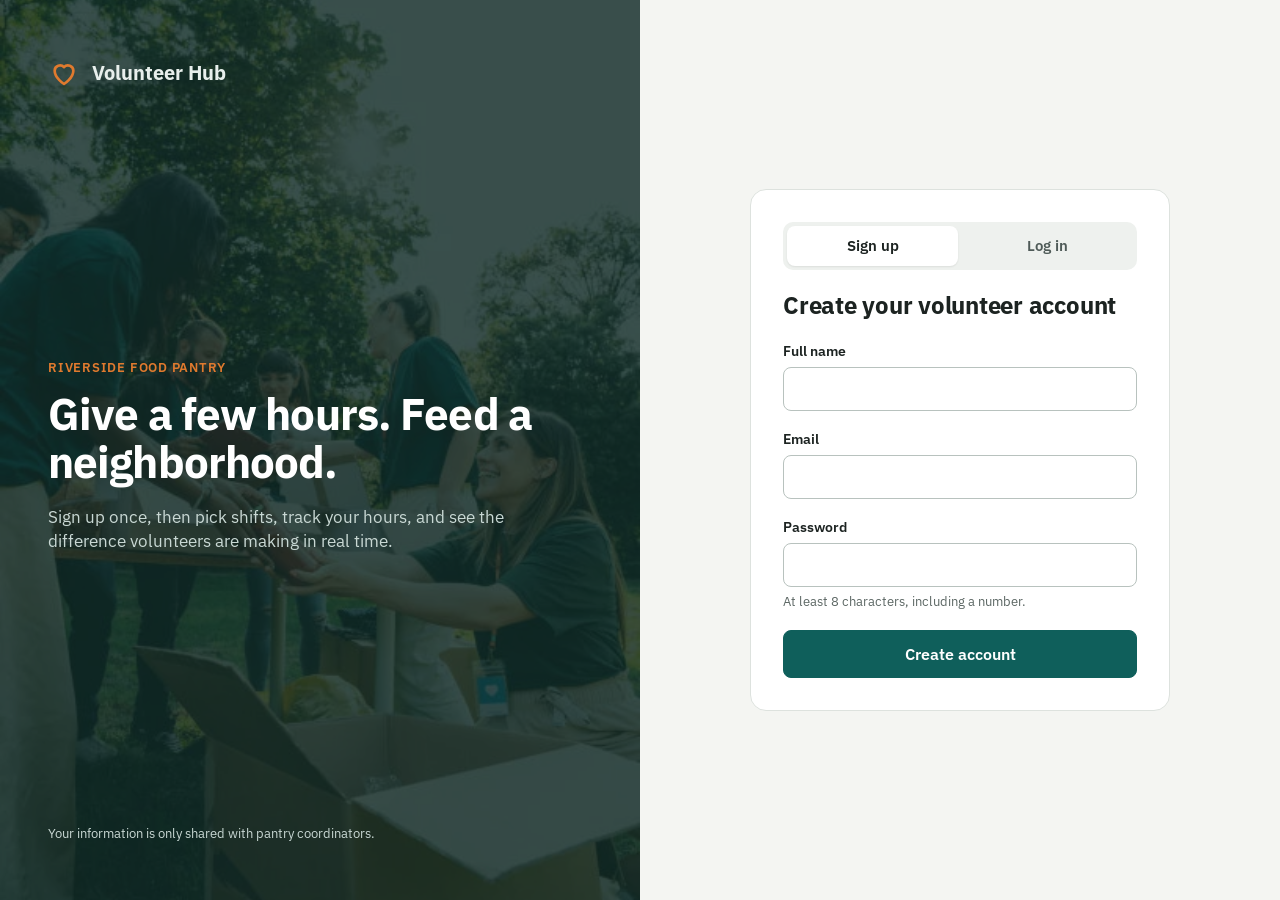
<file: index.html>
<!doctype html>
<html lang="en">
<head>
<meta charset="utf-8">
<meta name="viewport" content="width=device-width, initial-scale=1">
<title>Volunteer Hub · Riverside Food Pantry</title>
<meta name="description" content="Volunteer sign-up, event map, hour logging and reports for the Riverside Food Pantry.">
<link rel="preconnect" href="https://fonts.googleapis.com">
<link rel="preconnect" href="https://fonts.gstatic.com" crossorigin>
<link href="https://fonts.googleapis.com/css2?family=IBM+Plex+Sans:wght@400;500;600;700&family=IBM+Plex+Mono:wght@500;600&display=swap" rel="stylesheet">
<style>
:root {
  --ink: #1C2321;
  --muted: #4F5B58;
  --muted-2: #5B6663;
  --bg: #F4F5F2;
  --card: #FFFFFF;
  --line: #DDE2DE;
  --line-soft: #EEF1EE;
  --field: #B8C2BE;
  --brand: #0F5F5B;
  --brand-dark: #0A4441;
  --brand-tint: #E6F2EF;
  --night: #13302E;
  --night-2: #24413E;
  --night-line: #2A4A47;
  --night-text: #C9D8D4;
  --accent: #E07A2E;
  --accent-dark: #A3470F;
  --error: #B42318;
  --water: #C4DDE6;
  --mono: 'IBM Plex Mono', ui-monospace, monospace;
  --base: 15px;
}
* { box-sizing: border-box; }
html, body { margin: 0; }
body {
  font-family: 'IBM Plex Sans', system-ui, sans-serif;
  font-size: var(--base);
  color: var(--ink);
  background: var(--bg);
  line-height: 1.45;
}
button, input, select { font-family: inherit; font-size: inherit; }
button { cursor: pointer; }
a { color: var(--brand); }
:focus-visible { outline: 3px solid var(--accent); outline-offset: 2px; }
.sr-only { position: absolute; width: 1px; height: 1px; padding: 0; margin: -1px; overflow: hidden; clip: rect(0 0 0 0); white-space: nowrap; border: 0; }
[hidden] { display: none !important; }
h1, h2, h3 { margin: 0; letter-spacing: -0.01em; }
p { margin: 0; }
.mono { font-family: var(--mono); }

/* ---------- Buttons & fields ---------- */
.btn {
  min-height: 44px; padding: 0 18px; border-radius: 8px; font-weight: 600;
  border: 1px solid var(--brand); background: var(--brand); color: #fff;
}
.btn:hover { background: var(--brand-dark); }
.btn-secondary { background: #fff; color: var(--brand); border-color: var(--field); }
.btn-secondary:hover { background: var(--brand-tint); }
.btn-joined { background: var(--brand-tint); color: var(--brand-dark); }
.btn-joined:hover { background: #d5eae4; }
.field { display: flex; flex-direction: column; gap: 6px; }
.field label { font-weight: 600; font-size: 14px; }
.field input, .field select, .search {
  min-height: 44px; padding: 0 12px; border: 1px solid var(--field); border-radius: 8px; background: #fff; width: 100%;
}
.field input[aria-invalid="true"] { border: 2px solid var(--error); }
.hint { color: var(--muted-2); font-size: 13px; }
.error { color: var(--error); font-size: 13px; }
.pill {
  min-height: 40px; padding: 0 14px; border-radius: 999px; font-size: 14px; font-weight: 600;
  border: 1px solid var(--field); background: #fff; color: var(--ink);
}
.pill[aria-pressed="true"] { background: var(--brand); border-color: var(--brand); color: #fff; }
.badge { display: inline-block; font-size: 12px; font-weight: 600; padding: 4px 10px; border-radius: 999px; }
.badge-ok { background: var(--brand-tint); color: var(--brand-dark); }
.badge-warn { background: #FFF1E3; color: #8A3A0C; }
.card { background: var(--card); border: 1px solid var(--line); border-radius: 12px; }

/* ---------- Auth screen ---------- */
.auth { display: flex; flex-wrap: wrap; min-height: 100vh; }
.auth-hero {
  flex: 1 1 420px; position: relative; overflow: hidden; color: #E8EFEC; background: var(--night);
  padding: 56px 48px; display: flex; flex-direction: column; justify-content: space-between; gap: 40px;
}
.photo-bg { position: absolute; inset: 0; width: 100%; height: 100%; object-fit: cover; object-position: 50% 40%; }
.photo-tint { position: absolute; inset: 0; background: rgba(15, 42, 38, 0.82); }
.above { position: relative; }
.brand { display: flex; align-items: center; gap: 12px; font-weight: 700; font-size: 20px; }
.eyebrow { color: var(--accent); font-weight: 600; letter-spacing: 0.06em; text-transform: uppercase; font-size: 13px; margin-bottom: 12px; }
.auth-hero h1 { font-size: clamp(32px, 4vw, 44px); line-height: 1.1; color: #fff; letter-spacing: -0.02em; }
.auth-hero .lede { margin-top: 18px; color: var(--night-text); font-size: 17px; max-width: 460px; }
.auth-panel { flex: 1 1 420px; display: flex; align-items: center; justify-content: center; padding: 48px 24px; }
.auth-form {
  width: 100%; max-width: 420px; background: #fff; border: 1px solid var(--line); border-radius: 16px;
  padding: 32px; display: flex; flex-direction: column; gap: 18px;
}
.tabs { display: grid; grid-template-columns: 1fr 1fr; gap: 4px; background: var(--line-soft); padding: 4px; border-radius: 10px; }
.tabs button { min-height: 40px; border: 0; border-radius: 8px; font-weight: 600; background: transparent; color: var(--muted); }
.tabs button[aria-selected="true"] { background: #fff; color: var(--ink); box-shadow: 0 1px 2px rgba(0,0,0,.08); }

/* ---------- App shell ---------- */
.app { display: flex; flex-wrap: wrap; min-height: 100vh; }
.sidebar {
  flex: 1 1 220px; max-width: 260px; min-width: 200px; background: var(--night); color: #E8EFEC;
  padding: 24px 16px; display: flex; flex-direction: column; gap: 6px;
}
.sidebar .brand { font-size: 18px; padding: 0 8px 20px; }
.sidebar .brand small { display: block; font-size: 12px; font-weight: 400; color: #A9C2BD; }
.nav-btn {
  text-align: left; border: 0; border-radius: 8px; padding: 0 12px; min-height: 44px; font-weight: 500;
  background: transparent; color: var(--night-text);
}
.nav-btn:hover { background: #1B3D3A; }
.nav-btn[aria-current="page"] { background: var(--night-2); color: #fff; box-shadow: inset 3px 0 0 var(--accent); }
.sidebar-foot { margin-top: auto; padding: 12px 8px 0; border-top: 1px solid var(--night-line); display: flex; flex-direction: column; gap: 8px; font-size: 13px; color: #A9C2BD; }
.sidebar-foot strong { color: #fff; }
.logout { align-self: flex-start; background: transparent; color: #E8EFEC; border: 1px solid var(--night-line); border-radius: 8px; padding: 0 12px; min-height: 40px; }
main { flex: 999 1 560px; min-width: 0; padding: 36px 40px 48px; }
.view { display: flex; flex-direction: column; gap: 24px; }
.page-head { display: flex; flex-wrap: wrap; justify-content: space-between; align-items: flex-end; gap: 12px; }
.page-head h1 { font-size: 28px; letter-spacing: -0.02em; }
.page-head p { margin-top: 4px; color: var(--muted); }

/* ---------- Home ---------- */
.home { max-width: 1040px; width: 100%; margin: 0 auto; gap: 32px; }
.welcome { text-align: center; color: #3E4A47; font-size: 18px; }
.live {
  position: relative; overflow: hidden; border-radius: 20px; background: var(--night); color: #E8EFEC;
  padding: 52px 32px 32px; text-align: center;
}
.live .photo-tint { background: rgba(15, 42, 38, 0.86); }
.live-head { display: flex; align-items: center; justify-content: center; gap: 10px; }
.live-head h2 { font-size: 14px; font-weight: 600; letter-spacing: 0.08em; text-transform: uppercase; color: #F2B98A; }
.dot { width: 10px; height: 10px; border-radius: 50%; background: var(--accent); animation: livepulse 1.8s infinite; }
.live-total { font-family: var(--mono); font-weight: 600; font-size: clamp(64px, 11vw, 128px); line-height: 1; color: #fff; letter-spacing: -0.03em; margin: 12px 0; }
.live-total span { display: inline-block; }
.live-total .bump { animation: bump 0.4s ease-out; }
.live-sub { color: var(--night-text); }
.past-grid { position: relative; margin-top: 32px; display: grid; grid-template-columns: repeat(auto-fit, minmax(190px, 1fr)); gap: 12px; text-align: left; }
.past-tile { background: rgba(255,255,255,.07); border-radius: 10px; padding: 12px 14px; display: flex; flex-direction: column; gap: 6px; }
.past-tile .name { font-size: 13px; color: var(--night-text); }
.past-tile .count { font-family: var(--mono); font-size: 20px; color: #fff; }
.bar-track { height: 5px; background: var(--night-2); border-radius: 3px; overflow: hidden; }
.bar-fill { height: 100%; background: var(--accent); border-radius: 3px; transition: width .4s; }
.section-title { font-size: 22px; }
.events-grid { display: grid; grid-template-columns: repeat(auto-fit, minmax(230px, 1fr)); gap: 16px; }
.event {
  background: #fff; border: 1px solid var(--line); border-radius: 14px; padding: 18px;
  display: flex; flex-direction: column; gap: 10px; transition: box-shadow .2s;
}
.event.selected { box-shadow: 0 0 0 2px var(--brand); }
.event-top { display: flex; align-items: center; gap: 10px; }
.num { width: 26px; height: 26px; border-radius: 50%; background: var(--night); color: #fff; font-size: 13px; font-weight: 700; display: inline-flex; align-items: center; justify-content: center; flex: none; }
.event-date { font-size: 13px; font-weight: 600; color: var(--accent-dark); }
.event h3 { font-size: 18px; }
.event-meta { display: flex; flex-direction: column; gap: 2px; font-size: 14px; color: var(--muted); }
.event-meta .where { font-weight: 600; color: var(--ink); }
.event-actions { margin-top: auto; display: flex; flex-wrap: wrap; gap: 8px; }
.event-actions .btn { flex: 1 1 100px; font-size: 14px; padding: 0 10px; }
.map-card { padding: 20px; border-radius: 16px; display: flex; flex-direction: column; gap: 14px; }
.map { position: relative; width: 100%; aspect-ratio: 800 / 520; border-radius: 12px; overflow: hidden; background: #EEF3EF; }
.map svg { position: absolute; inset: 0; width: 100%; height: 100%; font-family: 'IBM Plex Sans', sans-serif; }
.pin {
  position: absolute; transform: translate(-50%, -50%); border-radius: 50%; font-weight: 700;
  display: flex; align-items: center; justify-content: center; border: 3px solid #fff;
  box-shadow: 0 2px 6px rgba(0,0,0,.3); transition: all .2s;
  width: 36px; height: 36px; font-size: 15px; background: var(--night); color: #fff; z-index: 1;
}
.pin[aria-pressed="true"] { width: 46px; height: 46px; font-size: 18px; background: var(--accent); z-index: 2; }
.map-detail { display: flex; flex-wrap: wrap; align-items: center; gap: 12px; background: #F2F7F4; border-radius: 10px; padding: 12px 14px; }
.map-detail .num { width: 30px; height: 30px; background: var(--accent); }
.map-detail .grow { flex: 1 1 260px; min-width: 0; }
.map-detail .sub { font-size: 14px; color: var(--muted); }

/* ---------- Tables, forms, reports, help ---------- */
.toolbar { display: flex; flex-wrap: wrap; gap: 8px; align-items: center; }
.toolbar .search { flex: 1 1 220px; width: auto; }
.table-wrap { overflow-x: auto; }
table { width: 100%; border-collapse: collapse; min-width: 640px; font-size: 14px; }
th { text-align: left; color: var(--muted); font-size: 12px; text-transform: uppercase; letter-spacing: 0.04em; padding: 12px 16px; border-bottom: 1px solid var(--line); }
td { padding: 12px 16px; border-bottom: 1px solid var(--line-soft); }
td.name { font-weight: 600; }
td.dim { color: var(--muted); }
.num-col { text-align: right; font-family: var(--mono); }
.empty { padding: 24px; color: var(--muted); }
.log-form { max-width: 560px; padding: 24px; display: flex; flex-direction: column; gap: 16px; }
.two-col { display: grid; grid-template-columns: repeat(2, minmax(0, 1fr)); gap: 12px; }
.notice { padding: 10px 12px; border-radius: 8px; font-size: 14px; background: #FFF4E5; color: #7A3E0A; }
.subs { display: flex; flex-direction: column; gap: 8px; border-top: 1px solid var(--line-soft); padding-top: 14px; }
.sub-row { display: flex; flex-wrap: wrap; justify-content: space-between; align-items: center; gap: 8px; font-size: 14px; }
.filters { display: flex; flex-wrap: wrap; gap: 20px; padding: 16px; }
.filter-group { display: flex; flex-direction: column; gap: 6px; }
.filter-group > span { font-size: 13px; font-weight: 600; }
.chart { padding: 20px; }
.chart h2 { font-size: 17px; margin-bottom: 16px; }
.chart-row { display: grid; grid-template-columns: minmax(120px, 180px) minmax(0, 1fr) 64px; gap: 12px; align-items: center; margin-bottom: 12px; }
.chart-track { height: 22px; background: var(--line-soft); border-radius: 4px; overflow: hidden; }
.chart-fill { height: 100%; background: var(--brand); border-radius: 4px; transition: width .3s; }
.insight { margin-top: 18px; padding: 12px; background: #F7F8F6; border-radius: 8px; font-size: 14px; color: var(--muted); }
.insight strong { color: var(--ink); }
.faq-list { display: flex; flex-direction: column; gap: 10px; max-width: 760px; }
.faq button { width: 100%; text-align: left; background: transparent; border: 0; padding: 14px 16px; font-weight: 600; min-height: 44px; }
.faq p { padding: 0 16px 14px; color: var(--muted); font-size: 14px; }

@keyframes livepulse { 0% { box-shadow: 0 0 0 0 rgba(224,122,46,.55); } 70% { box-shadow: 0 0 0 10px rgba(224,122,46,0); } 100% { box-shadow: 0 0 0 0 rgba(224,122,46,0); } }
@keyframes bump { 0% { transform: translateY(6px); opacity: .3; } 100% { transform: none; opacity: 1; } }
@media (prefers-reduced-motion: reduce) { *, *::before, *::after { animation: none !important; transition: none !important; } }
@media (max-width: 720px) {
  .sidebar { max-width: none; flex-basis: 100%; }
  main { padding: 24px 16px 40px; }
  .auth-hero { padding: 40px 24px; }
  .auth-form { padding: 24px; }
  .two-col { grid-template-columns: 1fr; }
}
</style>
</head>
<body>

<!-- ================= SIGN UP / LOG IN ================= -->
<div id="auth" class="auth">
  <section class="auth-hero">
    <img class="photo-bg" src="[data-uri]" alt="" aria-hidden="true">
    <div class="photo-tint" aria-hidden="true"></div>
    <div class="above brand">
      <svg width="32" height="32" viewBox="0 0 24 24" fill="none" stroke="#E07A2E" stroke-width="2" stroke-linecap="round" stroke-linejoin="round" aria-hidden="true"><path d="M12 21s-7-4.5-7-10a4 4 0 0 1 7-2.6A4 4 0 0 1 19 11c0 5.5-7 10-7 10z"/></svg>
      Volunteer Hub
    </div>
    <div class="above">
      <p class="eyebrow">Riverside Food Pantry</p>
      <h1>Give a few hours. Feed a neighborhood.</h1>
      <p class="lede">Sign up once, then pick shifts, track your hours, and see the difference volunteers are making in real time.</p>
    </div>
    <p class="above hint" style="color: var(--night-text)">Your information is only shared with pantry coordinators.</p>
  </section>

  <section class="auth-panel">
    <form id="auth-form" class="auth-form" novalidate aria-labelledby="auth-title">
      <div class="tabs" role="tablist" aria-label="Account">
        <button type="button" role="tab" id="tab-signup" aria-selected="true">Sign up</button>
        <button type="button" role="tab" id="tab-login" aria-selected="false">Log in</button>
      </div>
      <h2 id="auth-title" style="font-size: 24px">Create your volunteer account</h2>

      <div class="field" id="name-field">
        <label for="a-name">Full name</label>
        <input id="a-name" autocomplete="name">
        <p class="error" id="err-name" role="alert" hidden></p>
      </div>
      <div class="field">
        <label for="a-email">Email</label>
        <input id="a-email" type="email" autocomplete="email">
        <p class="error" id="err-email" role="alert" hidden></p>
      </div>
      <div class="field">
        <label for="a-pass">Password</label>
        <input id="a-pass" type="password" autocomplete="new-password" aria-describedby="pass-hint">
        <p class="hint" id="pass-hint">At least 8 characters, including a number.</p>
        <p class="error" id="err-pass" role="alert" hidden></p>
      </div>
      <button type="submit" class="btn" id="auth-submit" style="min-height: 48px; font-size: 16px">Create account</button>
      <p class="hint" id="login-hint" style="text-align: center" hidden>Demo: any valid email and password works.</p>
    </form>
  </section>
</div>

<!-- ================= SIGNED-IN APP ================= -->
<div id="app" class="app" hidden>
  <nav class="sidebar" aria-label="Main">
    <div class="brand">
      <svg width="28" height="28" viewBox="0 0 24 24" fill="none" stroke="#E07A2E" stroke-width="2" stroke-linecap="round" stroke-linejoin="round" aria-hidden="true"><path d="M12 21s-7-4.5-7-10a4 4 0 0 1 7-2.6A4 4 0 0 1 19 11c0 5.5-7 10-7 10z"/></svg>
      <div>Volunteer Hub<small>Riverside Food Pantry</small></div>
    </div>
    <button class="nav-btn" data-tab="home">Home</button>
    <button class="nav-btn" data-tab="volunteers">Volunteers</button>
    <button class="nav-btn" data-tab="log">Log hours</button>
    <button class="nav-btn" data-tab="reports">Reports</button>
    <button class="nav-btn" data-tab="help">Help &amp; Q&amp;A</button>
    <div class="sidebar-foot">
      <span>Signed in as <strong id="user-name"></strong></span>
      <button class="logout" id="logout">Log out</button>
    </div>
  </nav>

  <main>
    <!-- HOME -->
    <section class="view home" data-view="home">
      <p class="welcome">Welcome, <strong id="first-name"></strong>, to the Riverside Food Pantry</p>

      <section class="live" aria-labelledby="live-h">
        <img class="photo-bg" src="[data-uri]" alt="" aria-hidden="true">
        <div class="photo-tint" aria-hidden="true"></div>
        <div class="above">
          <div class="live-head">
            <span class="dot" aria-hidden="true"></span>
            <h2 id="live-h">Live · Volunteers across all past events</h2>
          </div>
          <div class="live-total" aria-live="polite" aria-atomic="true"><span id="live-total">0</span></div>
          <p class="live-sub">+<span id="gained">0</span> since you opened this page · updates automatically</p>
        </div>
        <div class="past-grid" id="past-grid"></div>
      </section>

      <section aria-labelledby="up-h" style="display: flex; flex-direction: column; gap: 14px">
        <h2 id="up-h" class="section-title">Upcoming events</h2>
        <div class="events-grid" id="events"></div>
      </section>

      <section id="event-map" class="card map-card" aria-labelledby="map-h">
        <div class="page-head" style="align-items: baseline">
          <h2 id="map-h" class="section-title">Event map · Jacksonville, FL</h2>
          <p class="hint">Tap a numbered pin to see the event.</p>
        </div>
        <div class="map">
          <svg viewBox="0 0 800 520" role="img" aria-label="Simplified map of Jacksonville showing the St. Johns River, major highways, and the event locations">
            <ellipse cx="600" cy="38" rx="110" ry="34" fill="#D6E8DC"/>
            <ellipse cx="722" cy="140" rx="11" ry="26" fill="#D6E8DC"/>
            <ellipse cx="216" cy="240" rx="16" ry="11" fill="#C8E0D0"/>
            <ellipse cx="90" cy="420" rx="70" ry="40" fill="#E2EDE5"/>
            <path d="M728 0 L734 100 L742 180 L752 280 L764 380 L778 520 L800 520 L800 0 Z" fill="#C4DDE6"/>
            <path d="M214 520 C216 470 222 440 228 410 C236 370 244 340 238 300" fill="none" stroke="#C4DDE6" stroke-width="30" stroke-linecap="round"/>
            <path d="M214 520 C216 470 222 440 228 410 C236 370 244 340 238 300 C234 270 236 248 250 234 C270 214 310 222 340 205 C372 186 400 120 450 100 C500 82 560 96 620 96 C670 96 700 98 740 96" fill="none" stroke="#C4DDE6" stroke-width="15" stroke-linecap="round"/>
            <path d="M120 300 C110 180 200 80 330 60 C460 40 560 80 590 140 C620 220 600 330 520 400 C440 470 300 480 220 440 C150 400 125 360 120 300 Z" fill="none" stroke="#F2D3B3" stroke-width="5"/>
            <path d="M254 0 L256 120 L258 210 L300 330 L360 430 L420 520" fill="none" stroke="#FFFFFF" stroke-width="6"/>
            <path d="M0 255 L120 245 L256 214" fill="none" stroke="#FFFFFF" stroke-width="6"/>
            <path d="M330 268 L750 282" fill="none" stroke="#FFFFFF" stroke-width="4"/>
            <text x="520" y="80" font-size="13" font-style="italic" fill="#4C7A8C">St. Johns River</text>
            <text x="196" y="380" font-size="12" font-style="italic" fill="#4C7A8C" transform="rotate(-80 196 380)">St. Johns River</text>
            <text x="788" y="240" font-size="13" font-style="italic" fill="#4C7A8C" transform="rotate(84 788 240)">Atlantic Ocean</text>
            <text x="286" y="192" font-size="12" font-weight="600" letter-spacing="1.5" fill="#5B6663">DOWNTOWN</text>
            <text x="128" y="262" font-size="12" font-weight="600" letter-spacing="1.5" fill="#5B6663">RIVERSIDE</text>
            <text x="420" y="214" font-size="12" font-weight="600" letter-spacing="1.5" fill="#5B6663">ARLINGTON</text>
            <text x="290" y="500" font-size="12" font-weight="600" letter-spacing="1.5" fill="#5B6663">MANDARIN</text>
            <text x="726" y="318" font-size="12" font-weight="600" letter-spacing="1.5" fill="#5B6663" text-anchor="end">JAX BEACH</text>
            <text x="262" y="36" font-size="11" font-weight="700" fill="#8A9591">I-95</text>
            <text x="30" y="242" font-size="11" font-weight="700" fill="#8A9591">I-10</text>
            <text x="560" y="300" font-size="11" font-weight="700" fill="#C08A5A">I-295</text>
            <text x="560" y="268" font-size="11" font-weight="600" fill="#8A9591">Beach Blvd</text>
          </svg>
          <div id="pins"></div>
        </div>
        <div class="map-detail" id="map-detail" aria-live="polite"></div>
        <p class="hint" style="font-size: 12px">Simplified illustration, not to scale.</p>
      </section>
    </section>

    <!-- VOLUNTEERS -->
    <section class="view" data-view="volunteers" hidden>
      <div class="page-head">
        <div>
          <h1>Volunteers</h1>
          <p><span id="vol-count">0</span> shown · filter by skill or search by name</p>
        </div>
      </div>
      <div class="toolbar">
        <label for="vsearch" class="sr-only">Search volunteers</label>
        <input id="vsearch" class="search" type="search" placeholder="Search by name…">
        <div id="skill-chips" class="toolbar"></div>
      </div>
      <div class="card table-wrap">
        <table>
          <thead>
            <tr>
              <th scope="col">Name</th>
              <th scope="col">Skills</th>
              <th scope="col">Availability</th>
              <th scope="col" style="text-align: right">Hours (YTD)</th>
              <th scope="col">Status</th>
            </tr>
          </thead>
          <tbody id="vol-rows"></tbody>
        </table>
        <p class="empty" id="vol-empty" hidden>No volunteers match. Try clearing the skill filter.</p>
      </div>
    </section>

    <!-- LOG HOURS -->
    <section class="view" data-view="log" hidden>
      <form id="log-form" class="card log-form" novalidate aria-labelledby="log-h">
        <div>
          <h1 id="log-h" style="font-size: 26px; letter-spacing: -0.02em">Log service hours</h1>
          <p class="hint" style="margin-top: 4px; font-size: 14px">Checked for format and meaning before it's sent for review.</p>
        </div>
        <div class="field">
          <label for="f-opp">Event</label>
          <select id="f-opp"></select>
          <p class="error" id="err-opp" role="alert" hidden></p>
        </div>
        <div class="two-col">
          <div class="field">
            <label for="f-date">Date (MM/DD/YYYY)</label>
            <input id="f-date" inputmode="numeric" placeholder="10/11/2026">
            <p class="error" id="err-date" role="alert" hidden></p>
          </div>
          <div class="field">
            <label for="f-hrs">Hours</label>
            <input id="f-hrs" inputmode="decimal" placeholder="2.5">
            <p class="error" id="err-hours" role="alert" hidden></p>
          </div>
        </div>
        <button type="submit" class="btn">Submit for approval</button>
        <p class="hint">A coordinator checks every entry against the event's sign-in sheet before hours count toward your total.</p>
        <p class="notice" id="log-notice" role="status" hidden></p>
        <div class="subs" id="subs" hidden>
          <h2 style="font-size: 15px">Your submissions</h2>
          <div id="sub-rows" style="display: flex; flex-direction: column; gap: 8px"></div>
        </div>
      </form>
    </section>

    <!-- REPORTS -->
    <section class="view" data-view="reports" hidden>
      <div class="page-head">
        <div>
          <h1>Reports</h1>
          <p>Build a report, then export it.</p>
        </div>
        <div class="toolbar">
          <button class="btn btn-secondary" id="export-csv">Export CSV</button>
          <button class="btn btn-secondary" id="print-report">Print PDF</button>
        </div>
      </div>
      <div class="card filters">
        <div class="filter-group"><span>Group by</span><div class="toolbar" id="group-chips"></div></div>
        <div class="filter-group"><span>Metric</span><div class="toolbar" id="metric-chips"></div></div>
      </div>
      <section class="card chart" aria-labelledby="chart-title">
        <h2 id="chart-title"></h2>
        <div id="chart"></div>
        <p class="insight"><strong>Insight:</strong> <span id="insight"></span></p>
      </section>
    </section>

    <!-- HELP -->
    <section class="view" data-view="help" hidden>
      <div class="page-head">
        <div>
          <h1>Help &amp; Q&amp;A</h1>
          <p>Ask a question in plain words, or pick a common one.</p>
        </div>
      </div>
      <label for="ask" class="sr-only">Ask a question</label>
      <input id="ask" class="search" placeholder="e.g. how do I export hours?" style="max-width: 760px">
      <div class="faq-list" id="faqs"></div>
    </section>
  </main>
</div>

<script>
(() => {
  'use strict';

  /* ---------------- Sample data ---------------- */
  const PAST_EVENTS = [
    { name: 'Holiday Coat Drive', count: 412 },
    { name: 'Summer Lunch Program', count: 538 },
    { name: 'Spring Food Sort', count: 296 },
    { name: 'Back-to-School Packs', count: 221 }
  ];

  // x/y are positions on the 800x520 map drawing.
  const EVENTS = [
    { name: 'Saturday Food Sort', date: 'Sat, Oct 17', time: '9:00 AM – 12:00 PM', where: 'Memorial Park', addr: '1620 Riverside Ave, Riverside', spots: 5, x: 216, y: 240 },
    { name: 'Senior Grocery Delivery', date: 'Sun, Oct 18', time: '1:00 – 4:00 PM', where: 'Mandarin Senior Center', addr: '3848 Hartley Rd, Mandarin', spots: 1, x: 314, y: 462 },
    { name: 'Youth Tutoring', date: 'Tue, Oct 20', time: '4:00 – 6:00 PM', where: 'Main Library, Downtown', addr: '303 N Laura St, Downtown', spots: 4, x: 258, y: 210 },
    { name: 'Beach Food Drive', date: 'Sat, Oct 24', time: '8:00 – 11:00 AM', where: 'Jacksonville Beach Pier', addr: '503 1st St N, Jacksonville Beach', spots: 8, x: 744, y: 280 }
  ];

  const VOLUNTEERS = [
    { name: 'Maya Okafor', skills: ['Driving', 'Spanish'], avail: 'Weekends', hours: 64, status: 'Active' },
    { name: 'Daniel Reyes', skills: ['Lifting', 'Driving'], avail: 'Sat AM', hours: 41, status: 'Active' },
    { name: 'Priya Shah', skills: ['Tutoring', 'Spanish'], avail: 'Weekdays PM', hours: 38, status: 'Active' },
    { name: 'Tom Becker', skills: ['Lifting'], avail: 'Flexible', hours: 22, status: 'Onboarding' },
    { name: 'Aisha Grant', skills: ['Tutoring'], avail: 'Tue/Thu', hours: 17, status: 'Active' }
  ];
  const SKILLS = ['All', 'Driving', 'Lifting', 'Tutoring', 'Spanish'];

  // [label, hours, distinct volunteers]
  const REPORT = {
    Event: [['Saturday Food Sort', 142, 18], ['Senior Grocery Delivery', 96, 9], ['Youth Tutoring', 71, 6], ['Holiday Coat Drive', 33, 11]],
    Month: [['July', 88, 21], ['August', 104, 24], ['September', 117, 27], ['October (so far)', 33, 15]],
    Skill: [['Lifting', 121, 12], ['Driving', 109, 10], ['Tutoring', 71, 6], ['Spanish', 41, 8]]
  };

  const FAQ = [
    ['How do I sign up for an event?', 'On Home, press Sign up on any upcoming event card. Press it again to cancel.'],
    ['How do I log my hours?', 'Open Log hours, pick an event you joined, enter the date and hours, then press Submit for approval.'],
    ['What is the live counter on Home?', 'It totals every volunteer who has served at past pantry events, and it updates as new check-ins come in.'],
    ['How do I export hours for a grant report?', 'Open Reports, choose Group by and Metric, then Export CSV or Print PDF.'],
    ['Why are my hours "Pending approval"?', 'A coordinator confirms each entry against the event sign-in sheet so totals stay accurate.']
  ];

  const TICK_MS = 3000;

  /* ---------------- Saved state (browser only) ---------------- */
  const store = {
    get(key, fallback) {
      try { const v = localStorage.getItem('vh_' + key); return v ? JSON.parse(v) : fallback; } catch (e) { return fallback; }
    },
    set(key, value) {
      try { localStorage.setItem('vh_' + key, JSON.stringify(value)); } catch (e) { /* storage unavailable */ }
    },
    remove(key) {
      try { localStorage.removeItem('vh_' + key); } catch (e) { /* storage unavailable */ }
    }
  };

  const state = {
    mode: 'signup',
    user: store.get('user', null),
    tab: 'home',
    joined: store.get('joined', {}),
    subs: store.get('subs', []),
    selected: EVENTS[0].name,
    live: PAST_EVENTS.reduce((t, e) => t + e.count, 0),
    gained: 0,
    bumps: PAST_EVENTS.map(() => 0),
    skill: 'All',
    group: 'Event',
    metric: 'Hours',
    openFaq: 0
  };

  /* ---------------- Helpers ---------------- */
  const $ = (sel) => document.querySelector(sel);
  const $$ = (sel) => Array.from(document.querySelectorAll(sel));
  const esc = (s) => String(s).replace(/[&<>"']/g, (c) => ({ '&': '&amp;', '<': '&lt;', '>': '&gt;', '"': '&quot;', "'": '&#39;' }[c]));

  function showError(id, message) {
    const el = document.getElementById('err-' + id);
    const input = { name: '#a-name', email: '#a-email', pass: '#a-pass', date: '#f-date', hours: '#f-hrs', opp: '#f-opp' }[id];
    el.textContent = message || '';
    el.hidden = !message;
    if (input) $(input).setAttribute('aria-invalid', message ? 'true' : 'false');
  }

  /* ---------------- Auth ---------------- */
  function setMode(mode) {
    state.mode = mode;
    const signup = mode === 'signup';
    $('#tab-signup').setAttribute('aria-selected', String(signup));
    $('#tab-login').setAttribute('aria-selected', String(!signup));
    $('#name-field').hidden = !signup;
    $('#auth-title').textContent = signup ? 'Create your volunteer account' : 'Welcome back';
    $('#auth-submit').textContent = signup ? 'Create account' : 'Log in';
    $('#login-hint').hidden = signup;
    $('#a-pass').setAttribute('autocomplete', signup ? 'new-password' : 'current-password');
    ['name', 'email', 'pass'].forEach((k) => showError(k, ''));
  }

  function validateAuth(name, email, pass, mode) {
    const err = {};
    if (mode === 'signup') {
      if (!name) err.name = 'Enter your name so we know who’s helping.';
      else if (!/^[A-Za-zÀ-ɏ' .-]{2,60}$/.test(name)) err.name = 'Use letters only (2–60 characters).';
    }
    if (!/^[^\s@]+@[^\s@]+\.[^\s@]{2,}$/.test(email)) err.email = 'Enter an email like name@example.com.';
    if (mode === 'signup') {
      if (pass.length < 8) err.pass = 'Password needs at least 8 characters.';
      else if (!/\d/.test(pass)) err.pass = 'Add at least one number to your password.';
    } else if (!pass) {
      err.pass = 'Enter your password.';
    }
    return err;
  }

  function handleAuth(e) {
    e.preventDefault();
    const name = $('#a-name').value.trim();
    const email = $('#a-email').value.trim();
    const pass = $('#a-pass').value;
    const err = validateAuth(name, email, pass, state.mode);
    ['name', 'email', 'pass'].forEach((k) => showError(k, err[k]));
    const firstBad = ['name', 'email', 'pass'].find((k) => err[k]);
    if (firstBad) { $({ name: '#a-name', email: '#a-email', pass: '#a-pass' }[firstBad]).focus(); return; }

    const displayName = state.mode === 'signup'
      ? name
      : email.split('@')[0].replace(/[._-]+/g, ' ').replace(/\b\w/g, (c) => c.toUpperCase());
    // Demo only: a real app would send credentials to a server and never store passwords in the browser.
    state.user = displayName;
    store.set('user', displayName);
    $('#auth-form').reset();
    enterApp();
  }

  function enterApp() {
    $('#auth').hidden = true;
    $('#app').hidden = false;
    $('#user-name').textContent = state.user;
    $('#first-name').textContent = state.user.split(' ')[0];
    state.gained = 0;
    $('#gained').textContent = '0';
    setTab('home');
    startTicker();
  }

  function logout() {
    store.remove('user');
    state.user = null;
    stopTicker();
    $('#app').hidden = true;
    $('#auth').hidden = false;
    setMode('login');
    $('#a-email').focus();
  }

  /* ---------------- Navigation ---------------- */
  function setTab(tab) {
    state.tab = tab;
    $$('.nav-btn').forEach((b) => {
      if (b.dataset.tab === tab) b.setAttribute('aria-current', 'page');
      else b.removeAttribute('aria-current');
    });
    $$('.view').forEach((v) => { v.hidden = v.dataset.view !== tab; });
    if (tab === 'home') renderHome();
    if (tab === 'volunteers') renderVolunteers();
    if (tab === 'log') renderLog();
    if (tab === 'reports') renderReport();
    if (tab === 'help') renderFaq();
  }

  /* ---------------- Home: live counter ---------------- */
  let timer = null;
  function startTicker() {
    stopTicker();
    timer = setInterval(() => {
      const add = Math.random() < 0.75 ? 1 : 2;
      const i = Math.floor(Math.random() * PAST_EVENTS.length);
      state.bumps[i] += add;
      state.live += add;
      state.gained += add;
      renderCounter(true);
    }, TICK_MS);
  }
  function stopTicker() { if (timer) clearInterval(timer); timer = null; }

  function renderCounter(animate) {
    const el = $('#live-total');
    el.textContent = state.live.toLocaleString('en-US');
    if (animate) { el.classList.remove('bump'); void el.offsetWidth; el.classList.add('bump'); }
    $('#gained').textContent = state.gained;
    const counts = PAST_EVENTS.map((e, i) => e.count + state.bumps[i]);
    const max = Math.max(...counts);
    $('#past-grid').innerHTML = PAST_EVENTS.map((e, i) => `
      <div class="past-tile">
        <span class="name">${esc(e.name)}</span>
        <span class="count">${counts[i]}</span>
        <div class="bar-track"><div class="bar-fill" style="width: ${Math.round(counts[i] / max * 100)}%"></div></div>
      </div>`).join('');
  }

  /* ---------------- Home: events + map ---------------- */
  function spotsLeft(ev) {
    const n = ev.spots - (state.joined[ev.name] ? 1 : 0);
    return n <= 0 ? 'Full' : n + (n === 1 ? ' spot left' : ' spots left');
  }

  function joinButton(ev) {
    const on = !!state.joined[ev.name];
    return `<button class="btn ${on ? 'btn-joined' : ''}" data-join="${esc(ev.name)}" aria-pressed="${on}">${on ? 'Signed up ✓' : 'Sign up'}</button>`;
  }

  function renderHome() {
    renderCounter(false);

    $('#events').innerHTML = EVENTS.map((ev, i) => `
      <article class="event ${ev.name === state.selected ? 'selected' : ''}">
        <div class="event-top"><span class="num" aria-hidden="true">${i + 1}</span><span class="event-date">${esc(ev.date)}</span></div>
        <h3>${esc(ev.name)}</h3>
        <div class="event-meta">
          <span>${esc(ev.time)}</span>
          <span class="where">${esc(ev.where)}</span>
          <span>${esc(ev.addr)}</span>
        </div>
        <p class="hint" style="font-size: 14px; color: var(--muted)">${spotsLeft(ev)}</p>
        <div class="event-actions">
          ${joinButton(ev)}
          <button class="btn btn-secondary" data-show="${esc(ev.name)}">Show on map</button>
        </div>
      </article>`).join('');

    $('#pins').innerHTML = EVENTS.map((ev, i) => `
      <button class="pin" data-show="${esc(ev.name)}" aria-pressed="${ev.name === state.selected}"
        aria-label="Event ${i + 1}: ${esc(ev.name)} at ${esc(ev.where)}"
        style="left: ${ev.x / 8}%; top: ${ev.y / 5.2}%">${i + 1}</button>`).join('');

    const i = EVENTS.findIndex((e) => e.name === state.selected);
    const ev = EVENTS[i];
    $('#map-detail').innerHTML = ev ? `
      <span class="num" aria-hidden="true">${i + 1}</span>
      <div class="grow">
        <div style="font-weight: 600">${esc(ev.name)} · ${esc(ev.where)}</div>
        <div class="sub">${esc(ev.addr)} · ${esc(ev.date)}, ${esc(ev.time)}</div>
      </div>
      ${joinButton(ev)}` : '';
  }

  function toggleJoin(name) {
    state.joined[name] = !state.joined[name];
    store.set('joined', state.joined);
    renderHome();
  }

  function showOnMap(name, scroll) {
    state.selected = name;
    renderHome();
    if (scroll) $('#event-map').scrollIntoView({ behavior: 'smooth', block: 'center' });
  }

  /* ---------------- Volunteers ---------------- */
  function renderVolunteers() {
    $('#skill-chips').innerHTML = SKILLS.map((k) =>
      `<button class="pill" data-skill="${k}" aria-pressed="${state.skill === k}">${k}</button>`).join('');
    const q = $('#vsearch').value.trim().toLowerCase();
    const rows = VOLUNTEERS.filter((v) =>
      (state.skill === 'All' || v.skills.includes(state.skill)) && v.name.toLowerCase().includes(q));
    $('#vol-count').textContent = rows.length;
    $('#vol-empty').hidden = rows.length > 0;
    $('#vol-rows').innerHTML = rows.map((v) => `
      <tr>
        <td class="name">${esc(v.name)}</td>
        <td class="dim">${esc(v.skills.join(', '))}</td>
        <td class="dim">${esc(v.avail)}</td>
        <td class="num-col">${v.hours}</td>
        <td><span class="badge ${v.status === 'Active' ? 'badge-ok' : 'badge-warn'}">${esc(v.status)}</span></td>
      </tr>`).join('');
  }

  /* ---------------- Log hours ---------------- */
  function renderLog() {
    const sel = $('#f-opp');
    const current = sel.value;
    sel.innerHTML = EVENTS.map((e) => `<option value="${esc(e.name)}">${esc(e.name)}</option>`).join('');
    if (current) sel.value = current;
    renderSubs();
  }

  function validateHours(opp, date, hours) {
    const err = {};
    // Syntactic check: MM/DD/YYYY
    const m = /^(\d{2})\/(\d{2})\/(\d{4})$/.exec(date);
    if (!m) {
      err.date = 'Use MM/DD/YYYY, e.g. 10/11/2026.';
    } else {
      const d = new Date(+m[3], +m[1] - 1, +m[2]);
      // Semantic checks: real calendar date, not in the future
      if (d.getMonth() !== +m[1] - 1 || d.getDate() !== +m[2]) err.date = 'That date doesn’t exist — check the month and day.';
      else if (d > new Date()) err.date = 'Hours can’t be logged for a future date.';
    }
    const h = Number(hours);
    if (hours === '' || isNaN(h)) err.hours = 'Enter a number, like 2.5.';
    else if (h < 0.5 || h > 12) err.hours = 'A single shift must be between 0.5 and 12 hours.';
    // Semantic check: the volunteer must have signed up for this event
    if (!state.joined[opp]) err.opp = 'You aren’t signed up for ' + opp + '. Join it on Home first.';
    return err;
  }

  function handleLog(e) {
    e.preventDefault();
    const opp = $('#f-opp').value;
    const date = $('#f-date').value.trim();
    const hours = $('#f-hrs').value.trim();
    const err = validateHours(opp, date, hours);
    ['opp', 'date', 'hours'].forEach((k) => showError(k, err[k]));
    const notice = $('#log-notice');
    if (Object.keys(err).length) { notice.hidden = true; return; }
    const text = hours + ' hrs · ' + opp + ' · ' + date;
    state.subs.unshift({ text, status: 'Pending approval' });
    store.set('subs', state.subs);
    notice.textContent = 'Sent for review: ' + text + '. You’ll be notified once it’s approved.';
    notice.hidden = false;
    $('#f-date').value = '';
    $('#f-hrs').value = '';
    renderSubs();
  }

  function renderSubs() {
    $('#subs').hidden = state.subs.length === 0;
    $('#sub-rows').innerHTML = state.subs.map((s) => `
      <div class="sub-row"><span>${esc(s.text)}</span><span class="badge badge-warn">${esc(s.status)}</span></div>`).join('');
  }

  /* ---------------- Reports ---------------- */
  function reportRows() {
    const idx = state.metric === 'Hours' ? 1 : 2;
    return REPORT[state.group].map((r) => ({ label: r[0], value: r[idx] }));
  }

  function renderReport() {
    $('#group-chips').innerHTML = Object.keys(REPORT).map((g) =>
      `<button class="pill" data-group="${g}" aria-pressed="${state.group === g}">${g}</button>`).join('');
    $('#metric-chips').innerHTML = ['Hours', 'Volunteers'].map((m) =>
      `<button class="pill" data-metric="${m}" aria-pressed="${state.metric === m}">${m}</button>`).join('');

    const rows = reportRows();
    const max = Math.max(...rows.map((r) => r.value));
    $('#chart-title').textContent = (state.metric === 'Hours' ? 'Service hours' : 'Distinct volunteers') + ' by ' + state.group.toLowerCase();
    $('#chart').innerHTML = rows.map((r) => `
      <div class="chart-row">
        <span style="font-size: 14px">${esc(r.label)}</span>
        <div class="chart-track"><div class="chart-fill" style="width: ${Math.round(r.value / max * 100)}%"></div></div>
        <span class="num-col" style="font-size: 14px">${r.value}</span>
      </div>`).join('');
    const top = rows.slice().sort((a, b) => b.value - a.value)[0];
    const total = rows.reduce((t, r) => t + r.value, 0);
    $('#insight').textContent = top.label + ' leads with ' + top.value + (state.metric === 'Hours' ? ' hours' : ' volunteers') +
      ' — ' + Math.round(top.value / total * 100) + '% of the total.';
  }

  function exportCsv() {
    const rows = reportRows();
    const lines = [[state.group, state.metric]].concat(rows.map((r) => [r.label, r.value]))
      .map((cols) => cols.map((c) => '"' + String(c).replace(/"/g, '""') + '"').join(','));
    const blob = new Blob([lines.join('\n')], { type: 'text/csv' });
    const a = document.createElement('a');
    a.href = URL.createObjectURL(blob);
    a.download = 'report-' + state.metric.toLowerCase() + '-by-' + state.group.toLowerCase() + '.csv';
    document.body.appendChild(a);
    a.click();
    a.remove();
    setTimeout(() => URL.revokeObjectURL(a.href), 1000);
  }

  /* ---------------- Help ---------------- */
  function renderFaq() {
    const q = $('#ask').value.trim().toLowerCase();
    const words = q.split(/\s+/).filter((w) => w.length > 2);
    const list = FAQ.map((f, i) => ({ q: f[0], a: f[1], i }))
      .filter((f) => !words.length || words.some((w) => (f.q + ' ' + f.a).toLowerCase().includes(w)));
    $('#faqs').innerHTML = list.length ? list.map((f, n) => {
      const open = q ? n === 0 : state.openFaq === f.i;
      return `
        <div class="card faq">
          <button data-faq="${f.i}" aria-expanded="${open}">${esc(f.q)}</button>
          ${open ? `<p>${esc(f.a)}</p>` : ''}
        </div>`;
    }).join('') : '<p class="hint">No matching answers. Try different words, or ask a coordinator.</p>';
  }

  /* ---------------- Wire up events ---------------- */
  $('#tab-signup').addEventListener('click', () => setMode('signup'));
  $('#tab-login').addEventListener('click', () => setMode('login'));
  $('#auth-form').addEventListener('submit', handleAuth);
  $('#logout').addEventListener('click', logout);
  $$('.nav-btn').forEach((b) => b.addEventListener('click', () => setTab(b.dataset.tab)));
  $('#log-form').addEventListener('submit', handleLog);
  $('#vsearch').addEventListener('input', renderVolunteers);
  $('#ask').addEventListener('input', renderFaq);
  $('#export-csv').addEventListener('click', exportCsv);
  $('#print-report').addEventListener('click', () => window.print());

  // One click handler for all dynamically rendered buttons.
  document.addEventListener('click', (e) => {
    const t = e.target.closest('button');
    if (!t) return;
    if (t.dataset.join) toggleJoin(t.dataset.join);
    else if (t.dataset.show) showOnMap(t.dataset.show, !t.classList.contains('pin'));
    else if (t.dataset.skill) { state.skill = t.dataset.skill; renderVolunteers(); }
    else if (t.dataset.group) { state.group = t.dataset.group; renderReport(); }
    else if (t.dataset.metric) { state.metric = t.dataset.metric; renderReport(); }
    else if (t.dataset.faq !== undefined) {
      const i = Number(t.dataset.faq);
      state.openFaq = state.openFaq === i ? -1 : i;
      $('#ask').value = '';
      renderFaq();
    }
  });

  /* ---------------- Start ---------------- */
  setMode('signup');
  if (state.user) enterApp();
})();
</script>
</body>
</html>
</file>
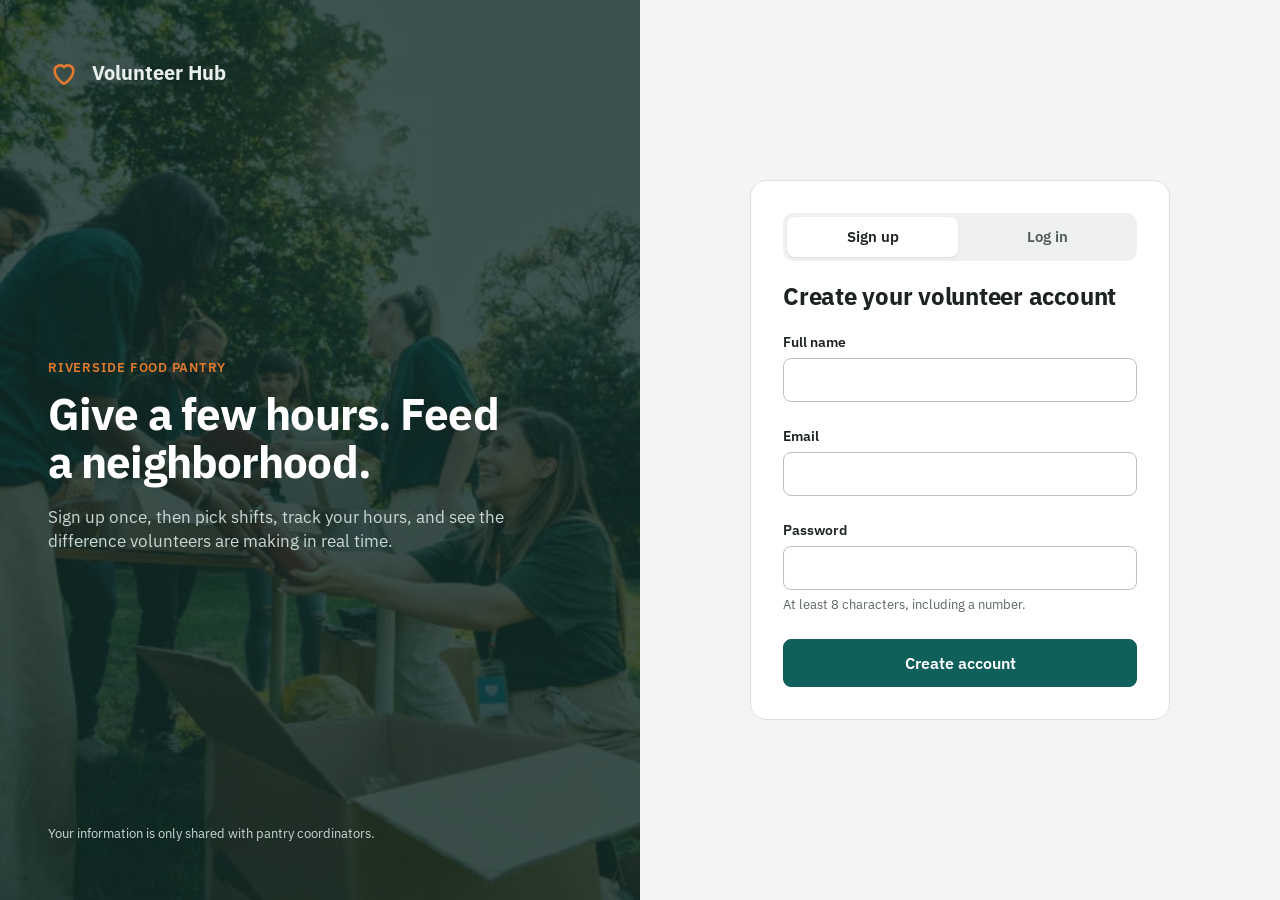
<file: volunteer-hub/index.html>
<!doctype html>
<html lang="en">
<head>
  <meta charset="utf-8">
  <meta name="viewport" content="width=device-width, initial-scale=1">
  <title>Volunteer Hub · Riverside Food Pantry</title>
  <meta name="description" content="Sign up for volunteer shifts, track service hours, and see live volunteer totals for the Riverside Food Pantry.">
  <link rel="preconnect" href="https://fonts.googleapis.com">
  <link rel="preconnect" href="https://fonts.gstatic.com" crossorigin>
  <link href="https://fonts.googleapis.com/css2?family=IBM+Plex+Sans:wght@400;500;600;700&family=IBM+Plex+Mono:wght@500;600&display=swap" rel="stylesheet">
  <link rel="stylesheet" href="css/styles.css">
</head>
<body>

<!-- ================= SIGN UP / LOG IN ================= -->
<div id="auth-screen" class="auth">
  <section class="auth-hero">
    <img class="photo-bg" src="assets/volunteers.webp" alt="" aria-hidden="true">
    <div class="photo-tint" aria-hidden="true"></div>
    <div class="brand">
      <svg width="32" height="32" viewBox="0 0 24 24" fill="none" stroke="#E07A2E" stroke-width="2" stroke-linecap="round" stroke-linejoin="round" aria-hidden="true"><path d="M12 21s-7-4.5-7-10a4 4 0 0 1 7-2.6A4 4 0 0 1 19 11c0 5.5-7 10-7 10z"/></svg>
      Volunteer Hub
    </div>
    <div>
      <p class="eyebrow">Riverside Food Pantry</p>
      <h1>Give a few hours. Feed a neighborhood.</h1>
      <p class="lede">Sign up once, then pick shifts, track your hours, and see the difference volunteers are making in real time.</p>
    </div>
    <p class="fine">Your information is only shared with pantry coordinators.</p>
  </section>

  <section class="auth-panel">
    <form id="auth-form" class="auth-form card" novalidate aria-labelledby="auth-title">
      <div class="tabs" role="tablist" aria-label="Account">
        <button type="button" role="tab" id="tab-signup" aria-selected="true">Sign up</button>
        <button type="button" role="tab" id="tab-login" aria-selected="false">Log in</button>
      </div>
      <h2 id="auth-title">Create your volunteer account</h2>

      <div class="field" id="name-field">
        <label for="a-name">Full name</label>
        <input id="a-name" name="name" autocomplete="name" aria-describedby="a-name-err">
        <p class="error" id="a-name-err" role="alert"></p>
      </div>

      <div class="field">
        <label for="a-email">Email</label>
        <input id="a-email" name="email" type="email" autocomplete="email" aria-describedby="a-email-err">
        <p class="error" id="a-email-err" role="alert"></p>
      </div>

      <div class="field">
        <label for="a-pass">Password</label>
        <input id="a-pass" name="password" type="password" autocomplete="new-password" aria-describedby="a-pass-hint a-pass-err">
        <p class="hint" id="a-pass-hint">At least 8 characters, including a number.</p>
        <p class="error" id="a-pass-err" role="alert"></p>
      </div>

      <button type="submit" class="btn btn-primary" id="auth-submit">Create account</button>
      <p class="hint" id="login-note" hidden style="text-align:center">Demo: any valid email and password works.</p>
    </form>
  </section>
</div>

<!-- ================= SIGNED-IN APP ================= -->
<div id="app-screen" class="app" hidden>
  <aside class="sidebar">
    <div class="brand">
      <svg width="28" height="28" viewBox="0 0 24 24" fill="none" stroke="#E07A2E" stroke-width="2" stroke-linecap="round" stroke-linejoin="round" aria-hidden="true"><path d="M12 21s-7-4.5-7-10a4 4 0 0 1 7-2.6A4 4 0 0 1 19 11c0 5.5-7 10-7 10z"/></svg>
      <div>Volunteer Hub<small>Riverside Food Pantry</small></div>
    </div>
    <nav aria-label="Main">
      <button class="nav-btn" data-tab="home">Home</button>
      <button class="nav-btn" data-tab="volunteers">Volunteers</button>
      <button class="nav-btn" data-tab="log">Log hours</button>
      <button class="nav-btn" data-tab="reports">Reports</button>
      <button class="nav-btn" data-tab="help">Help &amp; Q&amp;A</button>
    </nav>
    <div class="sidebar-foot">
      <span>Signed in as <strong id="user-name"></strong></span>
      <button class="logout" id="logout">Log out</button>
    </div>
  </aside>

  <main class="main" id="main">

    <!-- HOME -->
    <section class="view home" data-view="home" aria-label="Home">
      <p class="welcome">Welcome, <strong id="first-name"></strong>, to the Riverside Food Pantry</p>

      <section class="live" aria-labelledby="live-h">
        <img class="photo-bg" src="assets/volunteers.webp" alt="" aria-hidden="true">
        <div class="photo-tint" aria-hidden="true"></div>
        <div class="live-inner">
          <div class="live-label">
            <span class="dot" aria-hidden="true"></span>
            <h2 id="live-h">Live · Volunteers across all past events</h2>
          </div>
          <div class="live-number" aria-live="polite" aria-atomic="true"><span id="live-total">0</span></div>
          <p class="live-sub">+<span id="live-gained">0</span> since you opened this page · updates automatically</p>
        </div>
        <div class="live-tiles" id="past-tiles"></div>
      </section>

      <section aria-labelledby="up-h" class="view">
        <h2 id="up-h" class="section-title">Upcoming events</h2>
        <div class="events" id="events"></div>
      </section>

      <section id="event-map" class="card map-card" aria-labelledby="map-h">
        <div class="map-head">
          <h2 id="map-h" class="section-title">Event map · Jacksonville, FL</h2>
          <p class="hint">Tap a numbered pin to see the event.</p>
        </div>
        <div class="map" id="map">
          <svg viewBox="0 0 800 520" role="img" aria-label="Simplified map of Jacksonville showing the St. Johns River, major highways, and the event locations">
            <ellipse cx="600" cy="38" rx="110" ry="34" fill="#D6E8DC"/>
            <ellipse cx="722" cy="140" rx="11" ry="26" fill="#D6E8DC"/>
            <ellipse cx="216" cy="240" rx="16" ry="11" fill="#C8E0D0"/>
            <ellipse cx="90" cy="420" rx="70" ry="40" fill="#E2EDE5"/>
            <path d="M728 0 L734 100 L742 180 L752 280 L764 380 L778 520 L800 520 L800 0 Z" fill="#C4DDE6"/>
            <path d="M214 520 C216 470 222 440 228 410 C236 370 244 340 238 300" fill="none" stroke="#C4DDE6" stroke-width="30" stroke-linecap="round"/>
            <path d="M214 520 C216 470 222 440 228 410 C236 370 244 340 238 300 C234 270 236 248 250 234 C270 214 310 222 340 205 C372 186 400 120 450 100 C500 82 560 96 620 96 C670 96 700 98 740 96" fill="none" stroke="#C4DDE6" stroke-width="15" stroke-linecap="round"/>
            <path d="M120 300 C110 180 200 80 330 60 C460 40 560 80 590 140 C620 220 600 330 520 400 C440 470 300 480 220 440 C150 400 125 360 120 300 Z" fill="none" stroke="#F2D3B3" stroke-width="5"/>
            <path d="M254 0 L256 120 L258 210 L300 330 L360 430 L420 520" fill="none" stroke="#FFFFFF" stroke-width="6"/>
            <path d="M0 255 L120 245 L256 214" fill="none" stroke="#FFFFFF" stroke-width="6"/>
            <path d="M330 268 L750 282" fill="none" stroke="#FFFFFF" stroke-width="4"/>
            <text x="520" y="80" font-size="13" font-style="italic" fill="#4C7A8C">St. Johns River</text>
            <text x="196" y="380" font-size="12" font-style="italic" fill="#4C7A8C" transform="rotate(-80 196 380)">St. Johns River</text>
            <text x="788" y="240" font-size="13" font-style="italic" fill="#4C7A8C" transform="rotate(84 788 240)">Atlantic Ocean</text>
            <text x="286" y="192" font-size="12" font-weight="600" letter-spacing="1.5" fill="#5B6663">DOWNTOWN</text>
            <text x="128" y="262" font-size="12" font-weight="600" letter-spacing="1.5" fill="#5B6663">RIVERSIDE</text>
            <text x="420" y="214" font-size="12" font-weight="600" letter-spacing="1.5" fill="#5B6663">ARLINGTON</text>
            <text x="290" y="500" font-size="12" font-weight="600" letter-spacing="1.5" fill="#5B6663">MANDARIN</text>
            <text x="726" y="318" font-size="12" font-weight="600" letter-spacing="1.5" fill="#5B6663" text-anchor="end">JAX BEACH</text>
            <text x="262" y="36" font-size="11" font-weight="700" fill="#8A9591">I-95</text>
            <text x="30" y="242" font-size="11" font-weight="700" fill="#8A9591">I-10</text>
            <text x="560" y="300" font-size="11" font-weight="700" fill="#C08A5A">I-295</text>
            <text x="560" y="268" font-size="11" font-weight="600" fill="#8A9591">Beach Blvd</text>
          </svg>
          <!-- pins are added by js/app.js -->
        </div>
        <div class="map-detail" id="map-detail" aria-live="polite"></div>
        <p class="fineprint">Simplified illustration, not to scale.</p>
      </section>
    </section>

    <!-- VOLUNTEERS -->
    <section class="view" data-view="volunteers" aria-labelledby="vol-h" hidden>
      <div class="view-head">
        <div>
          <h1 id="vol-h">Volunteers</h1>
          <p class="muted"><span id="vol-count">0</span> shown · filter by skill or search by name</p>
        </div>
      </div>
      <div class="filters">
        <label for="vol-search" class="sr-only">Search volunteers</label>
        <input id="vol-search" type="search" placeholder="Search by name…">
        <div class="chip-row" id="skill-chips" role="group" aria-label="Filter by skill"></div>
      </div>
      <div class="card table-wrap">
        <table>
          <thead>
            <tr>
              <th scope="col">Name</th>
              <th scope="col">Skills</th>
              <th scope="col">Availability</th>
              <th scope="col" style="text-align:right">Hours (YTD)</th>
              <th scope="col">Status</th>
            </tr>
          </thead>
          <tbody id="vol-rows"></tbody>
        </table>
        <p class="empty" id="vol-empty" hidden>No volunteers match. Try clearing the skill filter.</p>
      </div>
    </section>

    <!-- LOG HOURS -->
    <section class="view" data-view="log" hidden>
      <form id="log-form" class="card log-form" novalidate aria-labelledby="log-h">
        <div>
          <h1 id="log-h">Log service hours</h1>
          <p class="muted" style="font-size:14px; margin-top:4px">Checked for format and meaning before it's sent.</p>
        </div>
        <div class="field">
          <label for="f-event">Event</label>
          <select id="f-event" aria-describedby="f-event-err"></select>
          <p class="error" id="f-event-err" role="alert"></p>
        </div>
        <div class="two-col">
          <div class="field">
            <label for="f-date">Date (MM/DD/YYYY)</label>
            <input id="f-date" placeholder="10/17/2026" inputmode="numeric" aria-describedby="f-date-err">
            <p class="error" id="f-date-err" role="alert"></p>
          </div>
          <div class="field">
            <label for="f-hours">Hours</label>
            <input id="f-hours" placeholder="2.5" inputmode="decimal" aria-describedby="f-hours-err">
            <p class="error" id="f-hours-err" role="alert"></p>
          </div>
        </div>
        <button type="submit" class="btn btn-primary">Submit for approval</button>
        <p class="hint">A coordinator checks every entry against the event's sign-in sheet before hours count toward your total.</p>
        <p class="notice" id="log-notice" role="status" hidden></p>
        <div class="subs" id="subs" hidden>
          <h2>Your submissions</h2>
          <div id="sub-rows"></div>
        </div>
      </form>
    </section>

    <!-- REPORTS -->
    <section class="view" data-view="reports" hidden>
      <div class="view-head">
        <div>
          <h1>Reports</h1>
          <p class="muted">Build a report, then export it.</p>
        </div>
        <div style="display:flex; gap:8px; flex-wrap:wrap">
          <button class="btn btn-secondary" id="export-csv">Export CSV</button>
          <button class="btn btn-secondary" id="print-report">Print PDF</button>
        </div>
      </div>
      <div class="card controls">
        <div class="control-group">
          <span id="group-label">Group by</span>
          <div class="chip-row" id="group-chips" role="group" aria-labelledby="group-label"></div>
        </div>
        <div class="control-group">
          <span id="metric-label">Metric</span>
          <div class="chip-row" id="metric-chips" role="group" aria-labelledby="metric-label"></div>
        </div>
      </div>
      <section class="card chart" aria-labelledby="chart-h">
        <h2 id="chart-h"></h2>
        <div class="bars" id="bars"></div>
        <p class="insight"><strong>Insight:</strong> <span id="insight"></span></p>
      </section>
    </section>

    <!-- HELP -->
    <section class="view help" data-view="help" hidden>
      <div>
        <h1 style="font-size:28px; letter-spacing:-0.02em">Help &amp; Q&amp;A</h1>
        <p class="muted" style="margin-top:4px">Ask a question in plain words, or pick a common one.</p>
      </div>
      <label for="ask" class="sr-only">Ask a question</label>
      <input id="ask" placeholder="e.g. how do I export hours?">
      <div id="faqs" class="view" style="gap:10px"></div>
    </section>

  </main>
</div>

<script src="js/app.js"></script>
</body>
</html>
</file>
<file: volunteer-hub/css/styles.css>
/* Volunteer Hub — Riverside Food Pantry */
:root {
  --ink: #1C2321;
  --muted: #4F5B58;
  --muted-2: #5B6663;
  --ground: #F4F5F2;
  --card: #FFFFFF;
  --line: #DDE2DE;
  --line-soft: #EEF1EE;
  --field: #B8C2BE;
  --teal: #0F5F5B;
  --teal-dark: #0A4441;
  --teal-tint: #E6F2EF;
  --forest: #13302E;
  --forest-2: #24413E;
  --forest-line: #2A4A47;
  --on-forest: #E8EFEC;
  --on-forest-muted: #C9D8D4;
  --orange: #E07A2E;
  --orange-text: #A3470F;
  --peach: #F2B98A;
  --error: #B42318;
  --pending-bg: #FFF1E3;
  --pending-ink: #8A3A0C;
  --mono: 'IBM Plex Mono', ui-monospace, monospace;
}

* { box-sizing: border-box; }
html, body { margin: 0; }
body {
  font-family: 'IBM Plex Sans', system-ui, sans-serif;
  font-size: 15px;
  color: var(--ink);
  background: var(--ground);
  line-height: 1.45;
}
button, input, select { font-family: inherit; font-size: inherit; }
button { cursor: pointer; }
h1, h2, h3, p { margin: 0; }
a { color: var(--teal); }
a:hover { color: var(--teal-dark); }
:focus-visible { outline: 3px solid var(--orange); outline-offset: 2px; }
[hidden] { display: none !important; }

.sr-only {
  position: absolute; width: 1px; height: 1px; padding: 0; margin: -1px;
  overflow: hidden; clip: rect(0 0 0 0); white-space: nowrap; border: 0;
}
.mono { font-family: var(--mono); }
.muted { color: var(--muted); }

/* ---------- Shared controls ---------- */
.btn {
  min-height: 44px; padding: 0 18px; border-radius: 8px;
  font-weight: 600; border: 1px solid transparent;
}
.btn-primary { background: var(--teal); color: #fff; border-color: var(--teal); }
.btn-primary:hover { background: var(--teal-dark); }
.btn-secondary { background: #fff; color: var(--teal); border-color: var(--field); }
.btn-joined { background: var(--teal-tint); color: var(--teal-dark); border-color: var(--teal); }

.field { display: flex; flex-direction: column; gap: 6px; }
.field label { font-weight: 600; font-size: 14px; }
.field input, .field select {
  min-height: 44px; padding: 0 12px; border-radius: 8px;
  border: 1px solid var(--field); background: #fff; width: 100%;
}
.field input[aria-invalid="true"] { border: 2px solid var(--error); }
.hint { font-size: 13px; color: var(--muted-2); }
.error { font-size: 13px; color: var(--error); }

.pill {
  min-height: 40px; padding: 0 14px; border-radius: 999px;
  font-size: 14px; font-weight: 600;
  border: 1px solid var(--field); background: #fff; color: var(--ink);
}
.pill[aria-pressed="true"] { background: var(--teal); border-color: var(--teal); color: #fff; }

.tag {
  display: inline-block; font-size: 12px; font-weight: 600;
  padding: 4px 10px; border-radius: 999px;
}
.tag-active { background: var(--teal-tint); color: var(--teal-dark); }
.tag-pending { background: var(--pending-bg); color: var(--pending-ink); }

.card { background: var(--card); border: 1px solid var(--line); border-radius: 12px; }

/* ---------- Auth screen ---------- */
.auth { display: flex; flex-wrap: wrap; min-height: 100vh; }
.auth-hero {
  flex: 1 1 420px; position: relative; overflow: hidden;
  background: var(--forest); color: var(--on-forest);
  padding: 56px 48px; display: flex; flex-direction: column;
  justify-content: space-between; gap: 40px;
}
.photo-bg { position: absolute; inset: 0; width: 100%; height: 100%; object-fit: cover; object-position: 50% 40%; }
.photo-tint { position: absolute; inset: 0; background: rgba(15, 42, 38, 0.80); }
.auth-hero > *:not(.photo-bg):not(.photo-tint) { position: relative; }
.brand { display: flex; align-items: center; gap: 12px; font-weight: 700; font-size: 20px; }
.eyebrow { color: var(--orange); font-weight: 600; letter-spacing: 0.06em; text-transform: uppercase; font-size: 13px; margin-bottom: 12px; }
.auth-hero h1 { font-size: 44px; line-height: 1.1; letter-spacing: -0.02em; color: #fff; max-width: 460px; }
.auth-hero .lede { margin-top: 18px; color: var(--on-forest-muted); font-size: 17px; max-width: 460px; }
.auth-hero .fine { color: var(--on-forest-muted); font-size: 13px; }

.auth-panel { flex: 1 1 420px; display: flex; align-items: center; justify-content: center; padding: 48px 24px; }
.auth-form {
  width: 100%; max-width: 420px; padding: 32px;
  border-radius: 16px; display: flex; flex-direction: column; gap: 18px;
}
.auth-form h2 { font-size: 24px; letter-spacing: -0.01em; }
.tabs { display: grid; grid-template-columns: 1fr 1fr; gap: 4px; background: var(--line-soft); padding: 4px; border-radius: 10px; }
.tabs button { min-height: 40px; border: 0; border-radius: 8px; font-weight: 600; background: transparent; color: var(--muted); }
.tabs button[aria-selected="true"] { background: #fff; color: var(--ink); box-shadow: 0 1px 2px rgba(0,0,0,.08); }
.auth-form .btn { min-height: 48px; font-size: 16px; }

/* ---------- App shell ---------- */
.app { display: flex; flex-wrap: wrap; min-height: 100vh; }
.sidebar {
  flex: 1 1 220px; max-width: 260px; min-width: 200px;
  background: var(--forest); color: var(--on-forest);
  padding: 24px 16px; display: flex; flex-direction: column; gap: 6px;
}
.sidebar .brand { font-size: 18px; padding: 0 8px 20px; }
.sidebar .brand small { display: block; font-size: 12px; font-weight: 400; color: #A9C2BD; }
.sidebar nav { display: flex; flex-direction: column; gap: 6px; }
.nav-btn {
  text-align: left; border: 0; border-radius: 8px; padding: 0 12px; min-height: 44px;
  font-weight: 500; background: transparent; color: var(--on-forest-muted);
}
.nav-btn:hover { background: rgba(255,255,255,.06); }
.nav-btn[aria-current="page"] { background: var(--forest-2); color: #fff; box-shadow: inset 3px 0 0 var(--orange); }
.sidebar-foot { margin-top: auto; padding: 12px 8px 0; border-top: 1px solid var(--forest-line); display: flex; flex-direction: column; gap: 8px; font-size: 13px; color: #A9C2BD; }
.sidebar-foot strong { color: #fff; }
.logout { align-self: flex-start; background: transparent; color: var(--on-forest); border: 1px solid var(--forest-line); border-radius: 8px; padding: 0 12px; min-height: 40px; font-size: 14px; }

.main { flex: 999 1 560px; min-width: 0; padding: 36px 40px 48px; }
.view { display: flex; flex-direction: column; gap: 18px; }
.view-head { display: flex; flex-wrap: wrap; justify-content: space-between; align-items: flex-end; gap: 12px; }
.view-head h1 { font-size: 28px; letter-spacing: -0.02em; }

/* ---------- Home ---------- */
.home { gap: 32px; max-width: 1040px; width: 100%; margin: 0 auto; }
.welcome { text-align: center; color: #3E4A47; font-size: 18px; }

.live {
  position: relative; overflow: hidden; border-radius: 20px;
  background: var(--forest); color: var(--on-forest);
  padding: 52px 32px 32px; text-align: center;
}
.live .photo-tint { background: rgba(15, 42, 38, 0.86); }
.live-inner, .live-tiles { position: relative; }
.live-inner { display: flex; flex-direction: column; align-items: center; gap: 12px; }
.live-label { display: flex; align-items: center; gap: 10px; }
.live-label h2 { font-size: 14px; font-weight: 600; letter-spacing: 0.08em; text-transform: uppercase; color: var(--peach); }
.dot { width: 10px; height: 10px; border-radius: 50%; background: var(--orange); animation: livepulse 1.8s infinite; }
.live-number { font-family: var(--mono); font-weight: 600; font-size: clamp(64px, 11vw, 128px); line-height: 1; color: #fff; letter-spacing: -0.03em; }
.live-number span { display: inline-block; }
.live-number span.bump { animation: bump 0.4s ease-out; }
.live-sub { color: var(--on-forest-muted); font-size: 15px; }
.live-tiles { margin-top: 32px; display: grid; grid-template-columns: repeat(auto-fit, minmax(190px, 1fr)); gap: 12px; text-align: left; }
.tile { background: rgba(255,255,255,.07); border-radius: 10px; padding: 12px 14px; display: flex; flex-direction: column; gap: 6px; }
.tile-name { font-size: 13px; color: var(--on-forest-muted); }
.tile-count { font-family: var(--mono); font-size: 20px; color: #fff; }
.bar-track { height: 5px; background: var(--forest-2); border-radius: 3px; overflow: hidden; }
.bar-fill { height: 100%; background: var(--orange); border-radius: 3px; transition: width .4s; }

@keyframes livepulse {
  0% { box-shadow: 0 0 0 0 rgba(224,122,46,.55); }
  70% { box-shadow: 0 0 0 10px rgba(224,122,46,0); }
  100% { box-shadow: 0 0 0 0 rgba(224,122,46,0); }
}
@keyframes bump { from { transform: translateY(6px); opacity: .3; } to { transform: none; opacity: 1; } }
@media (prefers-reduced-motion: reduce) { * { animation: none !important; transition: none !important; } }

.section-title { font-size: 22px; }
.events { display: grid; grid-template-columns: repeat(auto-fit, minmax(230px, 1fr)); gap: 16px; }
.event {
  background: #fff; border: 1px solid var(--line); border-radius: 14px; padding: 18px;
  display: flex; flex-direction: column; gap: 10px;
}
.event.selected { box-shadow: 0 0 0 2px var(--teal); }
.event-top { display: flex; align-items: center; gap: 10px; }
.num { width: 26px; height: 26px; border-radius: 50%; background: var(--forest); color: #fff; font-size: 13px; font-weight: 700; display: inline-flex; align-items: center; justify-content: center; flex: none; }
.event-date { font-size: 13px; font-weight: 600; color: var(--orange-text); }
.event h3 { font-size: 18px; }
.event-meta { display: flex; flex-direction: column; gap: 2px; font-size: 14px; }
.event-where { font-weight: 600; }
.event-actions { margin-top: auto; display: flex; flex-wrap: wrap; gap: 8px; }
.event-actions .btn { flex: 1 1 100px; font-size: 14px; }

.map-card { padding: 20px; border-radius: 16px; display: flex; flex-direction: column; gap: 14px; }
.map-head { display: flex; flex-wrap: wrap; justify-content: space-between; align-items: baseline; gap: 8px; }
.map { position: relative; width: 100%; aspect-ratio: 800 / 520; border-radius: 12px; overflow: hidden; background: #EEF3EF; }
.map svg { position: absolute; inset: 0; width: 100%; height: 100%; font-family: 'IBM Plex Sans', sans-serif; }
.pin {
  position: absolute; transform: translate(-50%, -50%);
  width: 36px; height: 36px; border-radius: 50%;
  background: var(--forest); color: #fff; font-weight: 700; font-size: 15px;
  border: 3px solid #fff; box-shadow: 0 2px 6px rgba(0,0,0,.3);
  display: flex; align-items: center; justify-content: center;
  transition: all .2s; z-index: 1;
}
.pin[aria-pressed="true"] { width: 46px; height: 46px; font-size: 18px; background: var(--orange); z-index: 2; }
.map-detail { display: flex; flex-wrap: wrap; align-items: center; gap: 12px; background: #F2F7F4; border-radius: 10px; padding: 12px 14px; }
.map-detail .num { width: 30px; height: 30px; background: var(--orange); }
.map-detail-text { flex: 1 1 260px; min-width: 0; }
.map-detail-text strong { display: block; }
.fineprint { color: var(--muted-2); font-size: 12px; }

/* ---------- Volunteers ---------- */
.filters { display: flex; flex-wrap: wrap; gap: 8px; align-items: center; }
.filters input { flex: 1 1 220px; min-height: 44px; padding: 0 14px; border: 1px solid var(--field); border-radius: 8px; background: #fff; }
.table-wrap { overflow-x: auto; }
table { width: 100%; border-collapse: collapse; min-width: 640px; font-size: 14px; }
th { text-align: left; color: var(--muted); font-size: 12px; text-transform: uppercase; letter-spacing: 0.04em; padding: 12px 16px; border-bottom: 1px solid var(--line); }
td { padding: 12px 16px; border-bottom: 1px solid var(--line-soft); }
td:first-child { font-weight: 600; }
.num-col { text-align: right; font-family: var(--mono); }
.empty { padding: 24px; color: var(--muted); }

/* ---------- Log hours ---------- */
.log-form { max-width: 560px; padding: 24px; display: flex; flex-direction: column; gap: 16px; }
.log-form h1 { font-size: 26px; letter-spacing: -0.02em; }
.two-col { display: grid; grid-template-columns: repeat(2, minmax(0, 1fr)); gap: 12px; }
.notice { padding: 10px 12px; border-radius: 8px; font-size: 14px; background: #FFF4E5; color: #7A3E0A; }
.subs { border-top: 1px solid var(--line-soft); padding-top: 14px; display: flex; flex-direction: column; gap: 8px; }
.subs h2 { font-size: 15px; }
.sub-row { display: flex; flex-wrap: wrap; justify-content: space-between; align-items: center; gap: 8px; font-size: 14px; }

/* ---------- Reports ---------- */
.controls { display: flex; flex-wrap: wrap; gap: 20px; padding: 16px; }
.control-group { display: flex; flex-direction: column; gap: 6px; }
.control-group > span { font-size: 13px; font-weight: 600; }
.chip-row { display: flex; gap: 6px; flex-wrap: wrap; }
.chart { padding: 20px; }
.chart h2 { font-size: 17px; margin-bottom: 16px; }
.bars { display: flex; flex-direction: column; gap: 12px; }
.bar-row { display: grid; grid-template-columns: 180px minmax(0, 1fr) 64px; gap: 12px; align-items: center; font-size: 14px; }
.bar-row .track { height: 22px; background: var(--line-soft); border-radius: 4px; overflow: hidden; }
.bar-row .fill { height: 100%; background: var(--teal); border-radius: 4px; transition: width .3s; }
.bar-row .val { font-family: var(--mono); text-align: right; }
.insight { margin-top: 18px; padding: 12px; background: #F7F8F6; border-radius: 8px; font-size: 14px; color: var(--muted); }
.insight strong { color: var(--ink); }

/* ---------- Help ---------- */
.help { max-width: 760px; }
.help input { min-height: 44px; padding: 0 14px; border: 1px solid var(--field); border-radius: 8px; background: #fff; }
.faq { border-radius: 10px; }
.faq button { width: 100%; text-align: left; background: transparent; border: 0; padding: 14px 16px; font-weight: 600; min-height: 44px; }
.faq p { padding: 0 16px 14px; color: var(--muted); font-size: 14px; }

/* ---------- Small screens ---------- */
@media (max-width: 760px) {
  .auth-hero { padding: 40px 24px; }
  .auth-hero h1 { font-size: 34px; }
  .sidebar { max-width: none; flex-basis: 100%; padding: 16px; }
  .sidebar nav { flex-direction: row; overflow-x: auto; gap: 4px; }
  .nav-btn { white-space: nowrap; }
  .nav-btn[aria-current="page"] { box-shadow: inset 0 -3px 0 var(--orange); }
  .sidebar-foot { flex-direction: row; align-items: center; justify-content: space-between; margin-top: 8px; }
  .main { padding: 24px 16px 40px; }
  .bar-row { grid-template-columns: 110px minmax(0, 1fr) 48px; }
  .two-col { grid-template-columns: 1fr; }
}
</file>
